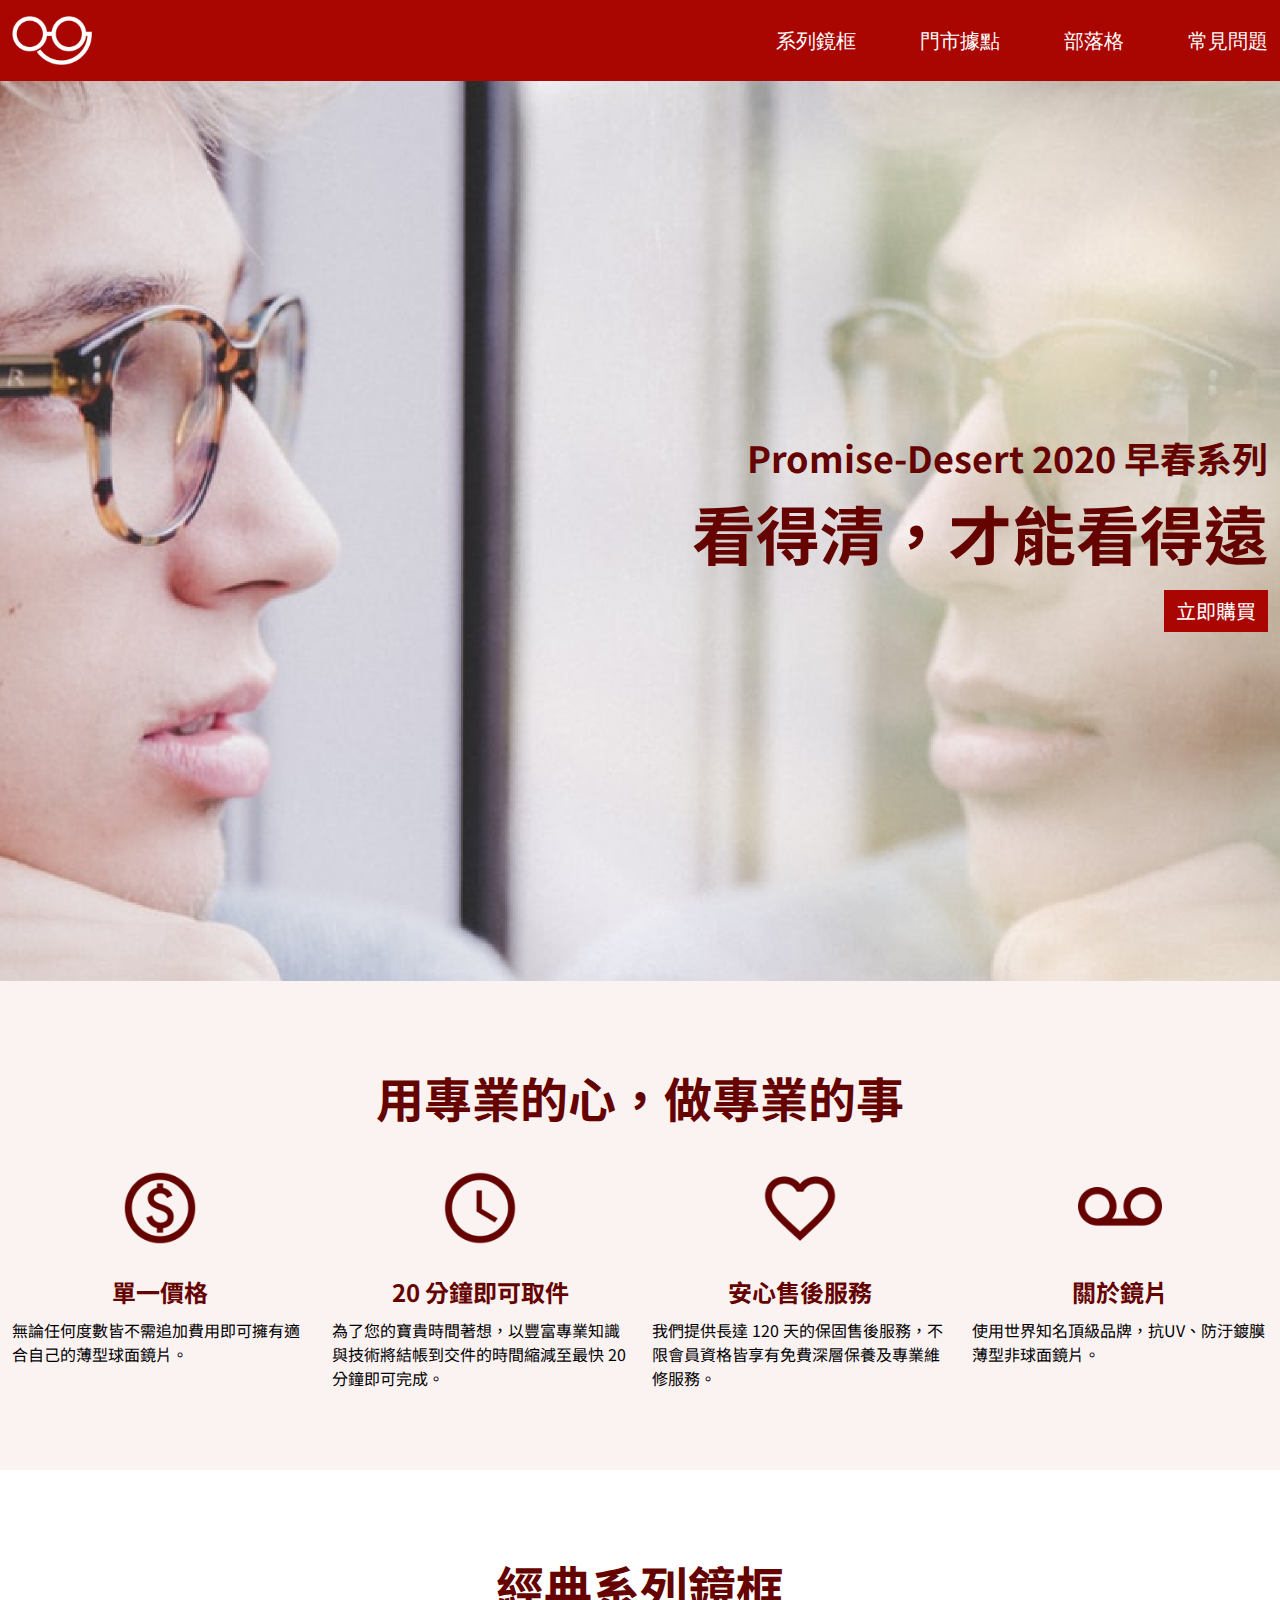
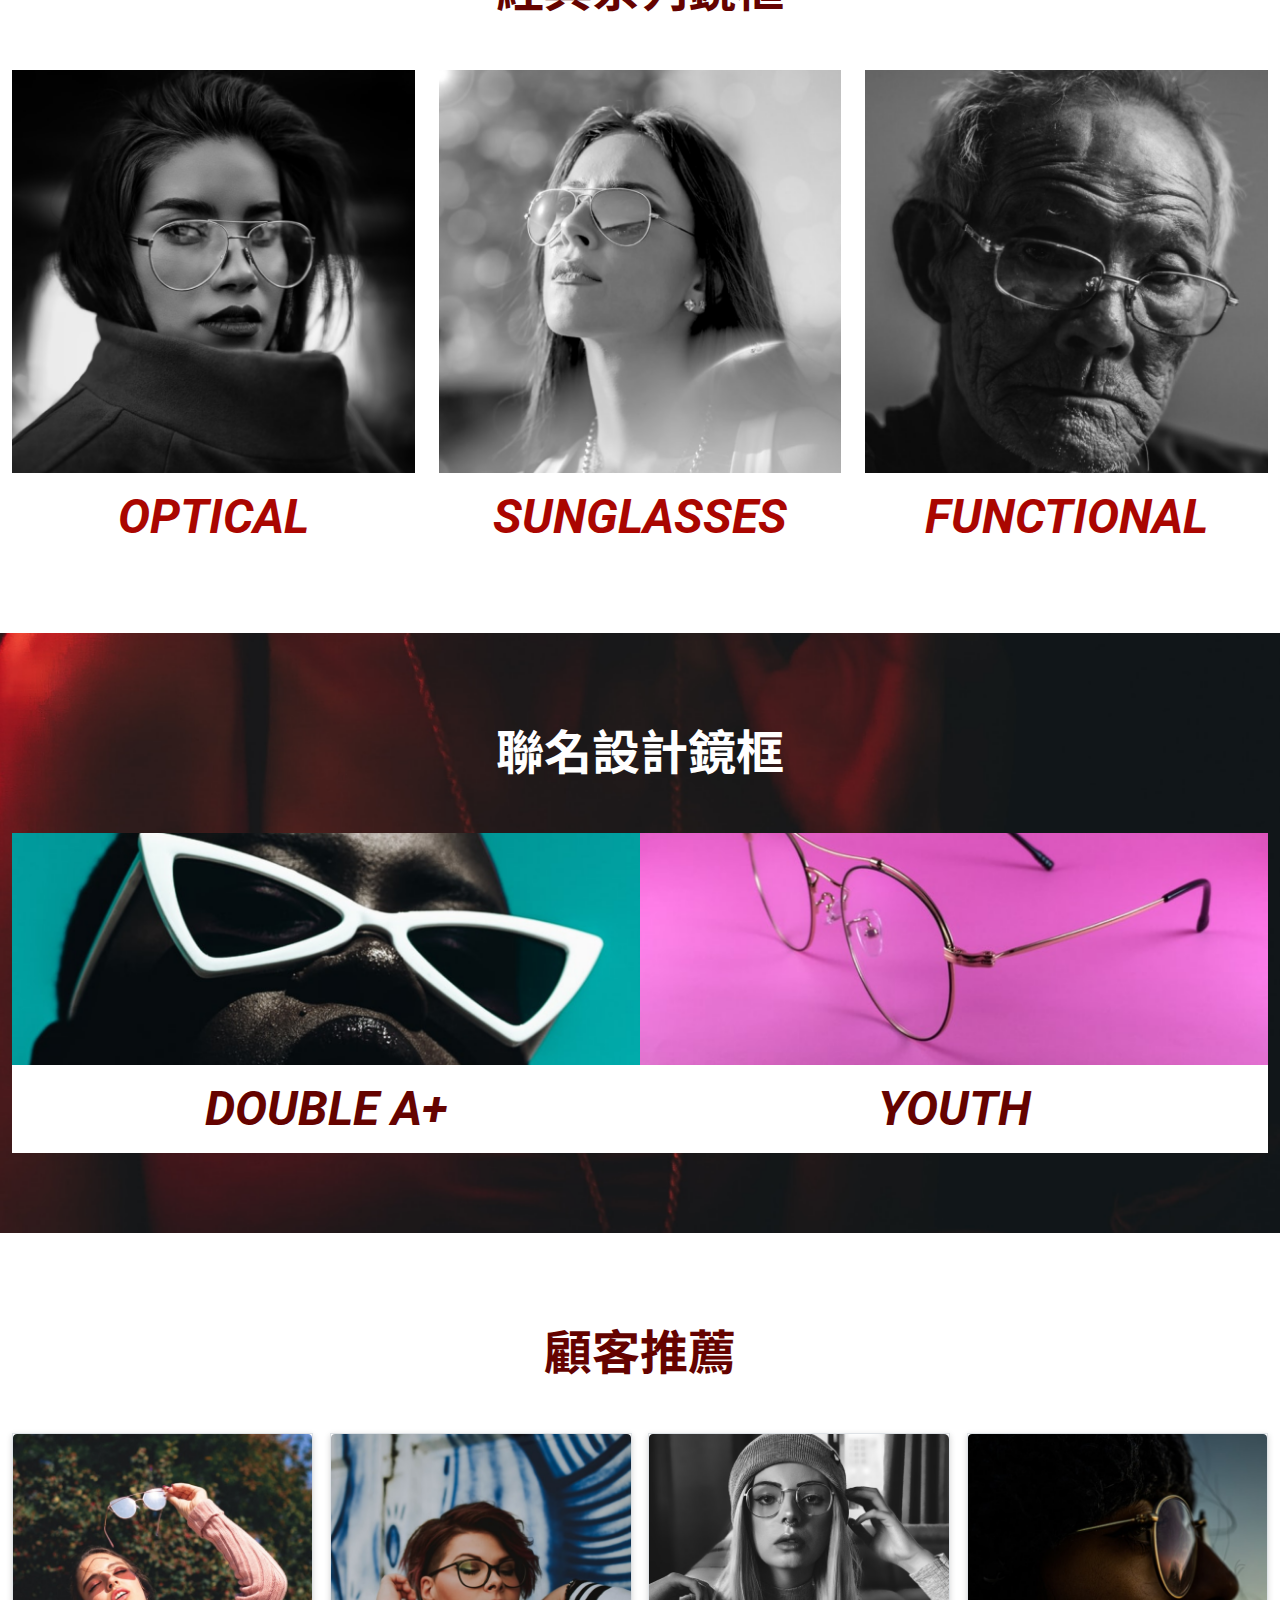
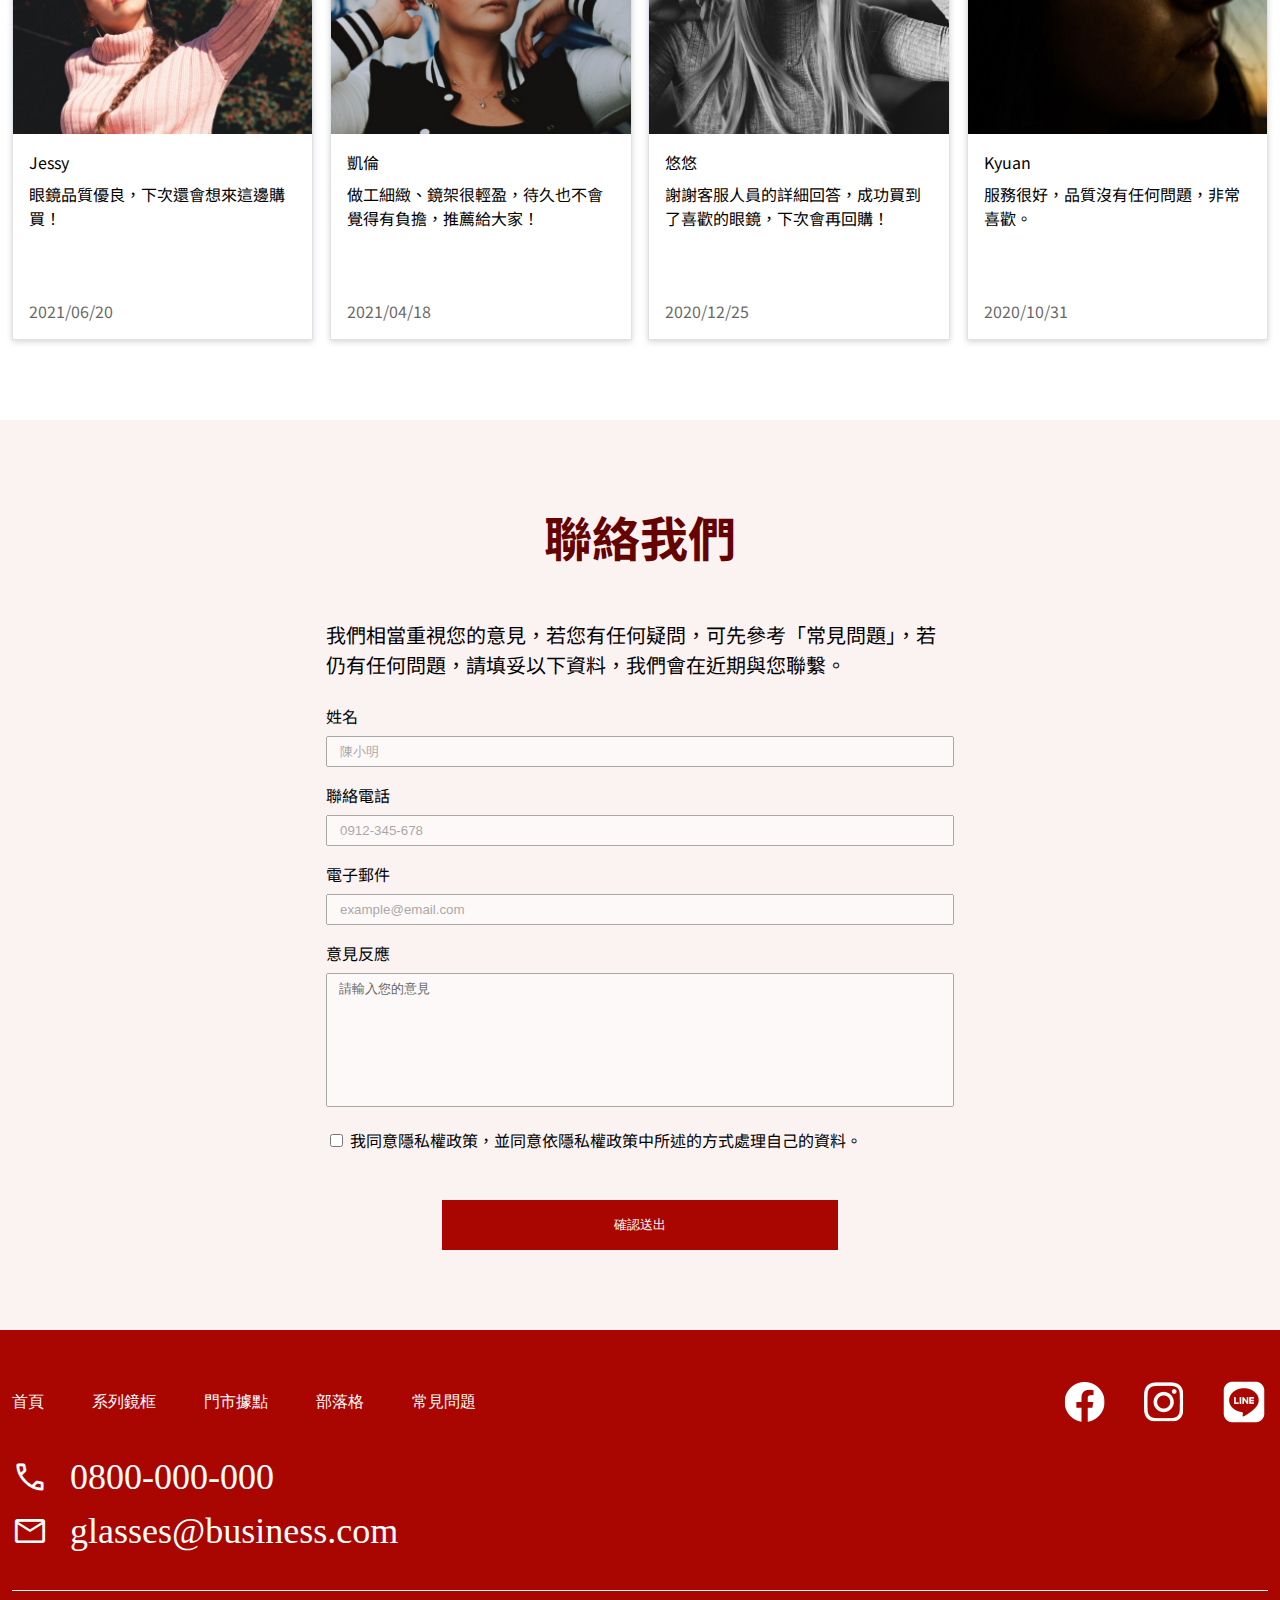
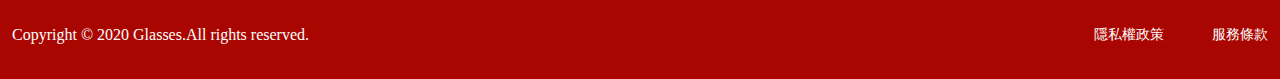
<file: index.html>
<!DOCTYPE html>
<html lang="en">

<head>
  <meta charset="UTF-8">
  <meta name="viewport" content="width=device-width, initial-scale=1.0">
  <meta http-equiv="X-UA-Compatible" content="ie=edge">
  <title>首頁</title>
  <!-- --all CSS-- -->
  <link rel="stylesheet" href="./assets/style/all.css">
</head>

<body>
  <header class="header">
    <div class="header-item container">
      <h1 class="logo"><a href="./index.html">logo</a></h1>
      <ul class="navbar">
        <li><a href="#">系列鏡框</a></li>
        <li><a href="#">門市據點</a></li>
        <li><a href="#">部落格</a></li>
        <li><a href="./page2.html">常見問題</a></li>
      </ul>
    </div>
  </header>

  
<section class="home">
  <div class="container">
    <div class="home-item">
      <p>Promise-Desert 2020 早春系列</p>
      <p><span>看得清，才能看得遠</span></p>
      <a href="#">立即購買</a>
    </div>
  </div>
</section>

<section class="serve">
  <div class="container">
    <h2>用專業的心，做專業的事</h2>
    <ul>
      <li>
        <img src="./assets/images/home-section2-1.png" alt="" width="84px">
        <h3>單一價格</h3>
        <p>無論任何度數皆不需追加費用即可擁有適合自己的薄型球面鏡片。</p>
      </li>
      <li>
        <img src="./assets/images/home-section2-2.png" alt="" width="84px">
        <h3>20 分鐘即可取件</h3>
        <p>為了您的寶貴時間著想，以豐富專業知識與技術將結帳到交件的時間縮減至最快 20 分鐘即可完成。</p>
      </li>
      <li>
        <img src="./assets/images/home-section2-3.png" alt="" width="84px">
        <h3>安心售後服務</h3>
        <p>我們提供長達 120 天的保固售後服務，不限會員資格皆享有免費深層保養及專業維修服務。</p>
      </li>
      <li>
        <img src="./assets/images/home-sectioin2-4.png" alt="" width="84px">
        <h3>關於鏡片</h3>
        <p>使用世界知名頂級品牌，抗UV、防汙鍍膜薄型非球面鏡片。</p>
      </li>
    </ul>
  </div>
</section>

<section class="classic">
  <div class="container">
    <h2>經典系列鏡框</h2>
    <ul>
      <li>
        <img src="./assets/images/home-section3-1.png" alt="">
        <p>OPTICAL</p>
      </li>
      <li>
        <img src="./assets/images/home-section3-2.png" alt="">
        <p>SUNGLASSES</p>
      </li>
      <li>
        <img src="./assets/images/home-section3-3.png" alt="">
        <p>FUNCTIONAL</p>
      </li>
    </ul>
  </div>
</section>

<section class="design">
  <div class="container">
    <h2>聯名設計鏡框</h2>
    <ul>
      <li>
        <img src="./assets/images/home-section4-1.png" alt="" width="648px">
        <p><span>DOUBLE A+</span></p>
      </li>
      <li>
        <img src="./assets/images/home-section4-2.png" alt="" width="648px">
        <p><span>YOUTH</span></p>
      </li>
    </ul>
  </div>
</section>

<section class="recommend">
  <div class="container">
    <h2>顧客推薦</h2>
    <ul>
      <li>
        <img src="./assets/images/home-section5-1.png" alt="">
        <div class="card">
          <div class="item">
            <p>Jessy</p>
            <p>眼鏡品質優良，下次還會想來這邊購買！</p>
          </div>
          <time>2021/06/20</time>
        </div>
      </li>
      <li>
        <img src="./assets/images/home-section5-2.png" alt="">
        <div class="card">
          <div class="item">
            <p>凱倫</p>
            <p>做工細緻、鏡架很輕盈，待久也不會覺得有負擔，推薦給大家！</p>
          </div>
          <time>2021/04/18</time>
        </div>
      </li>
      <li>
        <img src="./assets/images/home-section5-3.png" alt="">
        <div class="card">
          <div class="item">
            <p>悠悠</p>
            <p>謝謝客服人員的詳細回答，成功買到了喜歡的眼鏡，下次會再回購！</p>
          </div>
          <time>2020/12/25</time>
        </div>
      </li>
      <li>
        <img src="./assets/images/home-section5-4.png" alt="">
        <div class="card">
          <div class="item">
            <p>Kyuan</p>
            <p>服務很好，品質沒有任何問題，非常喜歡。</p>
          </div>
          <time>2020/10/31</time>
        </div>
      </li>
    </ul>
  </div>
</section>

<section class="contract">
  <div class="container">
    <div class="box">
      <h2>聯絡我們</h2>
      <p>我們相當重視您的意見，若您有任何疑問，可先參考「常見問題」，若仍有任何問題，請填妥以下資料，我們會在近期與您聯繫。</p>
      <form action="index.html">
        <label for="name">姓名</label>
        <input class="style" type="text" name="name" id="name" placeholder="陳小明">
        <label for="tel">聯絡電話</label>
        <input class="style"  type="text" name="tel" id="tel" placeholder="0912-345-678">
        <label for="mail">電子郵件</label>
        <input class="style"  type="text" name="mail" id="mail" placeholder="example@email.com">
        <label for="opinion">意見反應</label>
        <textarea class="style"  name="opinion" rows="8" id="opinion">請輸入您的意見</textarea>
        <input type="checkbox" id="agree">
        <label for="agree" class="agree">我同意隱私權政策，並同意依隱私權政策中所述的方式處理自己的資料。</label>
        <input class="button" type="button" value="確認送出">
      </form>
    </div>
  </div>
  
</section>

  <footer>
    <div class="container">
      <div class="footer-item">
        <div class="social">
          <ul class="navbar">
            <li><a href="./index.html">首頁</a></li>
            <li><a href="#">系列鏡框</a></li>
            <li><a href="#">門市據點</a></li>
            <li><a href="#">部落格</a></li>
            <li><a href="./page2.html">常見問題</a></li>
          </ul>
          <ul class="icon">
            <li><a href="#"><img src="./assets/images/ic-social-fb.png" alt="fb" width="48px"></a></li>
            <li><a href="#"><img src="./assets/images/ic_social_ig.png" alt="ig" width="48px"></a></li>
            <li><a href="#"><img src="./assets/images/ic_social_line.png" alt="line" width="48px"></a></li>
          </ul>
        </div>
        <ul class="message">
          <li><span class="material-symbols-outlined">call</span><a href="tel:+0800-000-000">0800-000-000</a></li>
          <li><span class="material-symbols-outlined">mail</span><a href="mailto:glasses@business.com">glasses@business.com</a></li>
        </ul>
      </div>
      <div class="policy">
        <p>Copyright © 2020 Glasses.All rights reserved.</p>
        <ul>
          <li><a href="#">隱私權政策</a></li>
          <li><a href="#">服務條款</a></li>
        </ul>
      </div>
    </div>
  </footer>

  <script src="./assets/js/vendors.js"></script>
  <script src="./assets/js/all.js"></script>
</body>

</html>
</file>
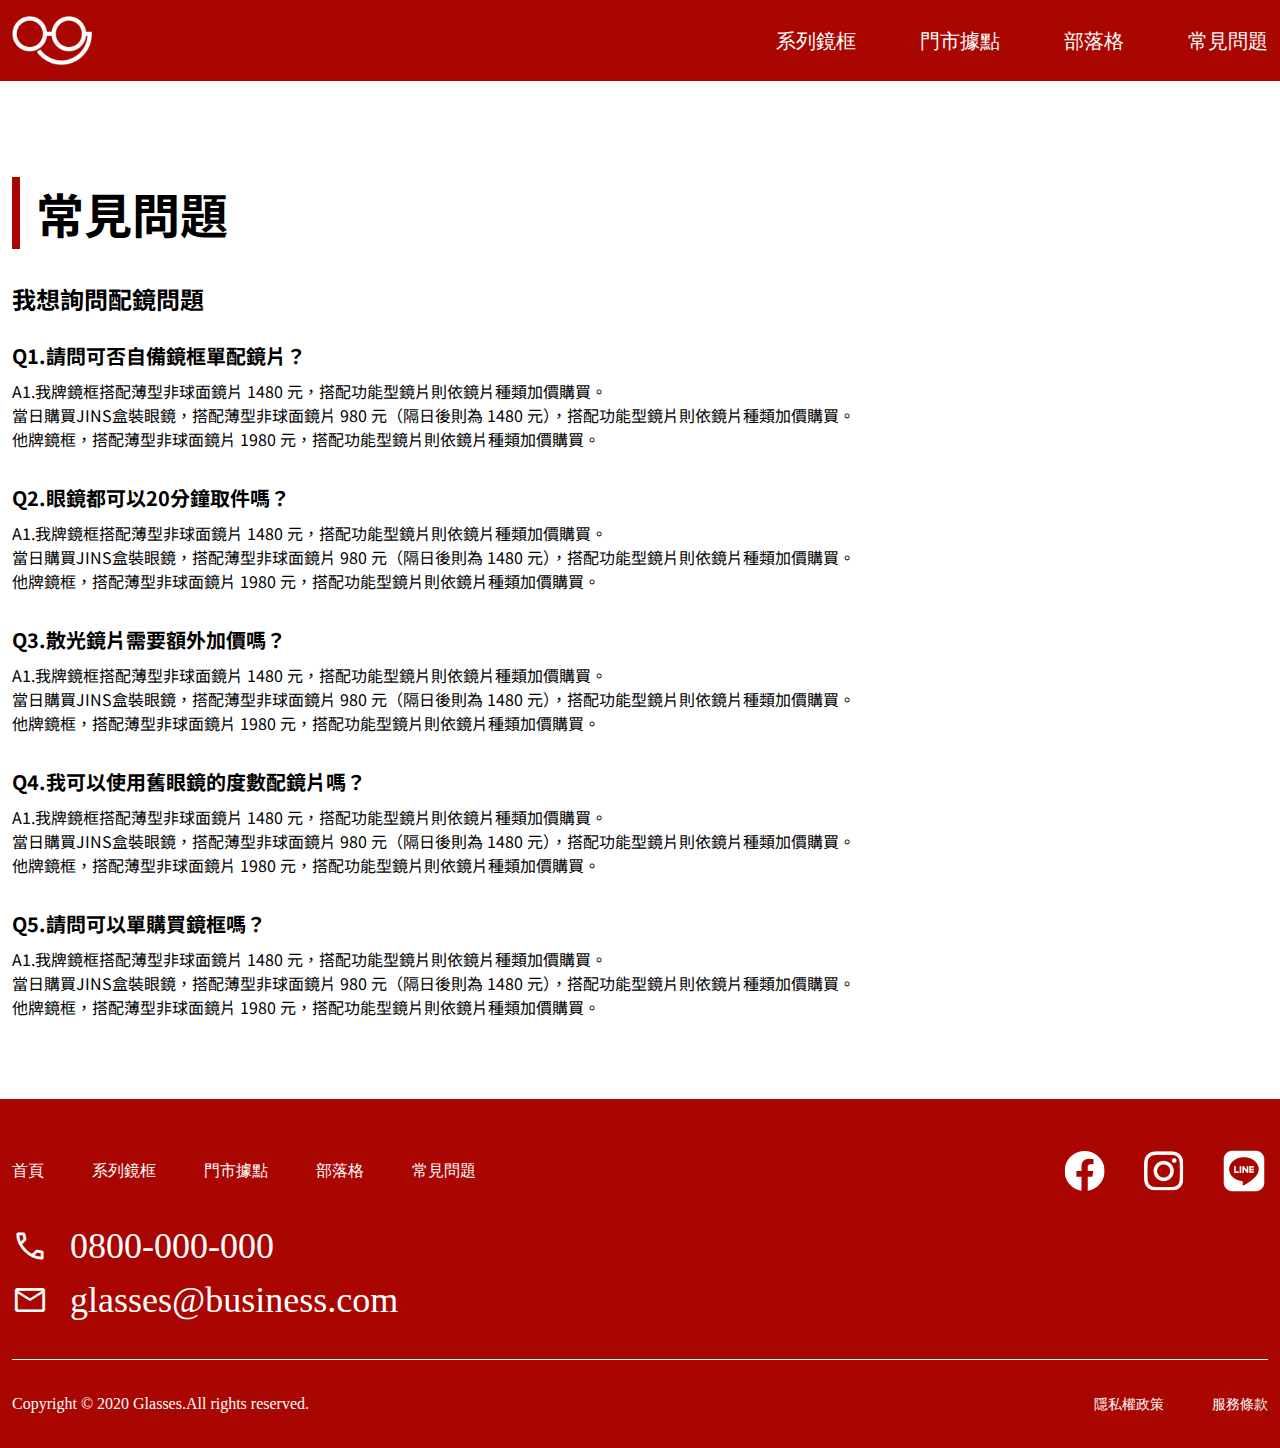
<file: page2.html>
<!DOCTYPE html>
<html lang="en">

<head>
  <meta charset="UTF-8">
  <meta name="viewport" content="width=device-width, initial-scale=1.0">
  <meta http-equiv="X-UA-Compatible" content="ie=edge">
  <title>常見問題</title>
  <!-- --all CSS-- -->
  <link rel="stylesheet" href="./assets/style/all.css">
</head>

<body>
  <header class="header">
    <div class="header-item container">
      <h1 class="logo"><a href="./index.html">logo</a></h1>
      <ul class="navbar">
        <li><a href="#">系列鏡框</a></li>
        <li><a href="#">門市據點</a></li>
        <li><a href="#">部落格</a></li>
        <li><a href="./page2.html">常見問題</a></li>
      </ul>
    </div>
  </header>

  
<section class="faq">
  <div class="container">
    <h2>常見問題</h2>
    <h3>我想詢問配鏡問題</h3>
    <ul class="faq-list">
      <li>
        <h4>Q1.請問可否自備鏡框單配鏡片？</h4>
        <p>A1.我牌鏡框搭配薄型非球面鏡片 1480 元，搭配功能型鏡片則依鏡片種類加價購買。<br> 當日購買JINS盒裝眼鏡，搭配薄型非球面鏡片 980 元（隔日後則為 1480 元），搭配功能型鏡片則依鏡片種類加價購買。<br> 他牌鏡框，搭配薄型非球面鏡片 1980 元，搭配功能型鏡片則依鏡片種類加價購買。</p>
      </li>
      <li>
        <h4>Q2.眼鏡都可以20分鐘取件嗎？</h4>
        <p>A1.我牌鏡框搭配薄型非球面鏡片 1480 元，搭配功能型鏡片則依鏡片種類加價購買。<br> 當日購買JINS盒裝眼鏡，搭配薄型非球面鏡片 980 元（隔日後則為 1480 元），搭配功能型鏡片則依鏡片種類加價購買。<br> 他牌鏡框，搭配薄型非球面鏡片 1980 元，搭配功能型鏡片則依鏡片種類加價購買。</p>
      </li>
      <li>
        <h4>Q3.散光鏡片需要額外加價嗎？</h4>
        <p>A1.我牌鏡框搭配薄型非球面鏡片 1480 元，搭配功能型鏡片則依鏡片種類加價購買。<br> 當日購買JINS盒裝眼鏡，搭配薄型非球面鏡片 980 元（隔日後則為 1480 元），搭配功能型鏡片則依鏡片種類加價購買。<br> 他牌鏡框，搭配薄型非球面鏡片 1980 元，搭配功能型鏡片則依鏡片種類加價購買。</p>
      </li>
      <li>
        <h4>Q4.我可以使用舊眼鏡的度數配鏡片嗎？</h4>
        <p>A1.我牌鏡框搭配薄型非球面鏡片 1480 元，搭配功能型鏡片則依鏡片種類加價購買。<br> 當日購買JINS盒裝眼鏡，搭配薄型非球面鏡片 980 元（隔日後則為 1480 元），搭配功能型鏡片則依鏡片種類加價購買。<br> 他牌鏡框，搭配薄型非球面鏡片 1980 元，搭配功能型鏡片則依鏡片種類加價購買。</p>
      </li>
      <li>
        <h4>Q5.請問可以單購買鏡框嗎？</h4>
        <p>A1.我牌鏡框搭配薄型非球面鏡片 1480 元，搭配功能型鏡片則依鏡片種類加價購買。<br> 當日購買JINS盒裝眼鏡，搭配薄型非球面鏡片 980 元（隔日後則為 1480 元），搭配功能型鏡片則依鏡片種類加價購買。<br> 他牌鏡框，搭配薄型非球面鏡片 1980 元，搭配功能型鏡片則依鏡片種類加價購買。</p>
      </li>
    </ul>
  </div>
</section>

  <footer>
    <div class="container">
      <div class="footer-item">
        <div class="social">
          <ul class="navbar">
            <li><a href="./index.html">首頁</a></li>
            <li><a href="#">系列鏡框</a></li>
            <li><a href="#">門市據點</a></li>
            <li><a href="#">部落格</a></li>
            <li><a href="./page2.html">常見問題</a></li>
          </ul>
          <ul class="icon">
            <li><a href="#"><img src="./assets/images/ic-social-fb.png" alt="fb" width="48px"></a></li>
            <li><a href="#"><img src="./assets/images/ic_social_ig.png" alt="ig" width="48px"></a></li>
            <li><a href="#"><img src="./assets/images/ic_social_line.png" alt="line" width="48px"></a></li>
          </ul>
        </div>
        <ul class="message">
          <li><span class="material-symbols-outlined">call</span><a href="tel:+0800-000-000">0800-000-000</a></li>
          <li><span class="material-symbols-outlined">mail</span><a href="mailto:glasses@business.com">glasses@business.com</a></li>
        </ul>
      </div>
      <div class="policy">
        <p>Copyright © 2020 Glasses.All rights reserved.</p>
        <ul>
          <li><a href="#">隱私權政策</a></li>
          <li><a href="#">服務條款</a></li>
        </ul>
      </div>
    </div>
  </footer>

  <script src="./assets/js/vendors.js"></script>
  <script src="./assets/js/all.js"></script>
</body>

</html>
</file>
<file: assets/style/all.css>
@import url("https://fonts.googleapis.com/css2?family=Noto+Sans+TC:wght@400;500;700&family=Roboto:ital,wght@0,400;0,500;0,700;1,400;1,500;1,700&display=swap");
@import url("https://fonts.googleapis.com/css2?family=Material+Symbols+Outlined:opsz,wght,FILL,GRAD@48,400,0,0");
/* http://meyerweb.com/eric/tools/css/reset/ 
   v2.0 | 20110126
   License: none (public domain)
*/
html, body, div, span, applet, object, iframe,
h1, h2, h3, h4, h5, h6, p, blockquote, pre,
a, abbr, acronym, address, big, cite, code,
del, dfn, em, img, ins, kbd, q, s, samp,
small, strike, strong, sub, sup, tt, var,
b, u, i, center,
dl, dt, dd, ol, ul, li,
fieldset, form, label, legend,
table, caption, tbody, tfoot, thead, tr, th, td,
article, aside, canvas, details, embed,
figure, figcaption, footer, header, hgroup,
menu, nav, output, ruby, section, summary,
time, mark, audio, video {
  margin: 0;
  padding: 0;
  border: 0;
  font-size: 100%;
  font: inherit;
  vertical-align: baseline; }

/* HTML5 display-role reset for older browsers */
article, aside, details, figcaption, figure,
footer, header, hgroup, menu, nav, section {
  display: block; }

body {
  line-height: 1; }

ol, ul {
  list-style: none; }

blockquote, q {
  quotes: none; }

blockquote:before, blockquote:after,
q:before, q:after {
  content: '';
  content: none; }

table {
  border-collapse: collapse;
  border-spacing: 0; }

*, *::before, *::after {
  -webkit-box-sizing: border-box;
          box-sizing: border-box; }

img {
  vertical-align: middle;
  max-width: 100%;
  height: auto; }

body {
  line-height: 1.5;
  font-family: 'Roboto', 'Noto Sans Tc' sans-serif; }

a {
  text-decoration: none;
  display: block;
  color: #fff; }

.container {
  max-width: 1320px;
  margin: 0 auto;
  padding: 0 12px; }
  @media (max-width: 992px) {
    .container {
      max-width: 720px; } }
  @media (max-width: 640px) {
    .container {
      max-width: 100%; } }

header {
  background: #AA0601; }
  header .header-item {
    display: -webkit-box;
    display: -ms-flexbox;
    display: flex;
    -webkit-box-pack: justify;
        -ms-flex-pack: justify;
            justify-content: space-between;
    -webkit-box-align: center;
        -ms-flex-align: center;
            align-items: center; }
    @media (max-width: 640px) {
      header .header-item {
        -webkit-box-orient: vertical;
        -webkit-box-direction: normal;
            -ms-flex-direction: column;
                flex-direction: column;
        padding: 0; } }
  header .logo a {
    background: url(../images/logo-white.png) no-repeat center;
    background-size: contain;
    width: 80px;
    height: 49px;
    margin: 16px 0;
    text-indent: 101%;
    white-space: nowrap;
    overflow: hidden; }
  header .navbar {
    display: -webkit-box;
    display: -ms-flexbox;
    display: flex;
    margin: 0 -12px; }
    @media (max-width: 640px) {
      header .navbar {
        width: 100%;
        -ms-flex-wrap: wrap;
            flex-wrap: wrap; }
        header .navbar li {
          width: 50%;
          text-align: center; } }
    header .navbar li {
      padding: 0 12px; }
      @media (max-width: 640px) {
        header .navbar li {
          padding: 0; } }
    header .navbar a {
      font-size: 20px;
      margin-left: 40px;
      -webkit-transition: all 0.5s;
      -o-transition: all 0.5s;
      transition: all 0.5s; }
      header .navbar a:hover {
        background: #fff;
        color: #AA0601;
        font-weight: 700;
        border-radius: 10px;
        -webkit-transform: translateY(-5px);
            -ms-transform: translateY(-5px);
                transform: translateY(-5px); }
      @media (max-width: 640px) {
        header .navbar a {
          padding: 12px 0;
          margin: 0;
          border: 1px solid #fff; } }

footer {
  background: #AA0601;
  padding-top: 48px; }
  @media (max-width: 640px) {
    footer {
      padding-top: 24px; } }
  @media (max-width: 640px) {
    footer .container {
      padding: 0 12px; } }
  footer .footer-item {
    border-bottom: 1px solid #fff; }
    @media (max-width: 640px) {
      footer .footer-item {
        display: -webkit-box;
        display: -ms-flexbox;
        display: flex;
        -webkit-box-orient: horizontal;
        -webkit-box-direction: reverse;
            -ms-flex-direction: row-reverse;
                flex-direction: row-reverse;
        -webkit-box-pack: justify;
            -ms-flex-pack: justify;
                justify-content: space-between;
        -webkit-box-align: start;
            -ms-flex-align: start;
                align-items: flex-start; } }
  footer .social {
    display: -webkit-box;
    display: -ms-flexbox;
    display: flex;
    -webkit-box-pack: justify;
        -ms-flex-pack: justify;
            justify-content: space-between;
    -webkit-box-align: center;
        -ms-flex-align: center;
            align-items: center; }
  footer .navbar {
    display: -webkit-box;
    display: -ms-flexbox;
    display: flex; }
    footer .navbar li {
      margin-right: 48px; }
      footer .navbar li:nth-child(5) {
        margin: 0; }
    footer .navbar a {
      -webkit-transition: all 0.5s;
      -o-transition: all 0.5s;
      transition: all 0.5s; }
      footer .navbar a:hover {
        background: #fff;
        color: #AA0601;
        font-weight: 700;
        border-radius: 10px;
        -webkit-transform: translateY(-5px);
            -ms-transform: translateY(-5px);
                transform: translateY(-5px); }
    @media (max-width: 640px) {
      footer .navbar {
        display: none; } }
  footer .icon {
    display: -webkit-box;
    display: -ms-flexbox;
    display: flex; }
    footer .icon li {
      margin-left: 32px; }
      footer .icon li:nth-child(1) {
        margin: 0; }
      @media (max-width: 992px) {
        footer .icon li {
          margin-left: 16px; } }
    footer .icon a:hover {
      opacity: 0.7; }
    @media (max-width: 992px) {
      footer .icon img {
        width: 40px; } }
    @media (max-width: 640px) {
      footer .icon img {
        width: 24px; } }
  footer .message {
    padding: 24px 0 32px 0; }
    @media (max-width: 640px) {
      footer .message {
        padding: 0 0 24px 0; } }
    footer .message li {
      display: -webkit-box;
      display: -ms-flexbox;
      display: flex;
      -webkit-box-align: center;
          -ms-flex-align: center;
              align-items: center;
      font-size: 36px; }
      @media (max-width: 640px) {
        footer .message li {
          font-size: 16px; } }
    footer .message span {
      color: #fff;
      font-size: 36px;
      margin-right: 22px; }
      @media (max-width: 640px) {
        footer .message span {
          font-size: 18px;
          margin-right: 11px; } }
    footer .message a:hover {
      opacity: 0.7; }

.policy {
  padding: 32px 0;
  display: -webkit-box;
  display: -ms-flexbox;
  display: flex;
  -webkit-box-pack: justify;
      -ms-flex-pack: justify;
          justify-content: space-between;
  -webkit-box-align: center;
      -ms-flex-align: center;
          align-items: center; }
  @media (max-width: 640px) {
    .policy {
      -webkit-box-orient: vertical;
      -webkit-box-direction: normal;
          -ms-flex-direction: column;
              flex-direction: column;
      -webkit-box-align: start;
          -ms-flex-align: start;
              align-items: start;
      padding: 16px 0 24px 0; } }
  .policy p {
    color: #fff; }
    @media (max-width: 640px) {
      .policy p {
        margin-bottom: 8px; } }
  .policy ul {
    display: -webkit-box;
    display: -ms-flexbox;
    display: flex; }
    @media (max-width: 640px) {
      .policy ul {
        -webkit-box-orient: vertical;
        -webkit-box-direction: normal;
            -ms-flex-direction: column;
                flex-direction: column; } }
    .policy ul li {
      font-size: 14px;
      margin-left: 48px; }
      @media (max-width: 640px) {
        .policy ul li {
          margin: 0; }
          .policy ul li:nth-child(1) {
            margin-bottom: 8px; } }
  .policy a:hover {
    opacity: 0.7; }

.home {
  background: url(../images/home-header.png) no-repeat center;
  background-size: cover;
  height: 100vh;
  font-family: 'Noto Sans Tc';
  text-align: right; }
  .home .container {
    height: 100%;
    display: -webkit-box;
    display: -ms-flexbox;
    display: flex;
    -webkit-box-align: center;
        -ms-flex-align: center;
            align-items: center;
    -webkit-box-pack: end;
        -ms-flex-pack: end;
            justify-content: flex-end; }
  .home p {
    font-size: 36px;
    color: #650300;
    font-weight: 700; }
    @media (max-width: 640px) {
      .home p {
        font-size: 16px;
        font-weight: 500; } }
  .home span {
    font-size: 64px; }
    @media (max-width: 640px) {
      .home span {
        font-size: 24px;
        font-weight: 700; } }
  .home a {
    display: inline-block;
    background: #AA0601;
    color: #fff;
    font-size: 20px;
    border: 0px;
    padding: 6px 12px;
    margin-top: 10px; }
    .home a:hover {
      opacity: 0.7; }

.serve {
  background: #FBF2F2;
  text-align: center;
  padding: 80px 0;
  font-family: 'Noto Sans Tc'; }
  @media (max-width: 640px) {
    .serve {
      padding: 40px 0; } }
  .serve h2 {
    font-size: 48px;
    color: #650300;
    font-weight: 700;
    margin-bottom: 33px; }
    @media (max-width: 640px) {
      .serve h2 {
        font-size: 24px; } }
  .serve ul {
    display: -webkit-box;
    display: -ms-flexbox;
    display: flex;
    margin: 0 -12px; }
    @media (max-width: 992px) {
      .serve ul {
        width: 100%;
        -ms-flex-wrap: wrap;
            flex-wrap: wrap;
        margin: 0; } }
  .serve li {
    width: 25%;
    padding: 0 12px; }
    @media (max-width: 992px) {
      .serve li {
        width: 50%; } }
    @media (max-width: 640px) {
      .serve li {
        width: 100%;
        margin-top: 33px; }
        .serve li:nth-child(1) {
          margin: 0; } }
    .serve li h3 {
      font-size: 24px;
      color: #650300;
      font-weight: 700;
      margin: 24px 0 8px 0; }
    .serve li p {
      text-align: left; }

.classic {
  padding: 80px 0;
  text-align: center; }
  @media (max-width: 640px) {
    .classic {
      padding: 40px 0; } }
  .classic h2 {
    font-family: 'Noto Sans Tc';
    font-size: 48px;
    color: #650300;
    font-weight: 700;
    margin-bottom: 48px; }
    @media (max-width: 640px) {
      .classic h2 {
        font-size: 24px;
        margin-bottom: 24px; } }
  .classic ul {
    display: -webkit-box;
    display: -ms-flexbox;
    display: flex;
    margin: 0 -12px; }
    @media (max-width: 992px) {
      .classic ul {
        -webkit-box-orient: vertical;
        -webkit-box-direction: normal;
            -ms-flex-direction: column;
                flex-direction: column;
        -webkit-box-align: center;
            -ms-flex-align: center;
                align-items: center; } }
    .classic ul li {
      padding: 0 12px; }
      @media (max-width: 992px) {
        .classic ul li {
          margin-bottom: 24px; }
          .classic ul li:nth-child(3) {
            margin: 0; } }
    .classic ul img {
      margin-bottom: 8px; }
      @media (max-width: 992px) {
        .classic ul img {
          width: 336px; } }
    .classic ul p {
      font-size: 48px;
      color: #AA0601;
      font-weight: 700;
      font-family: 'Roboto';
      font-style: italic; }

.design {
  background: url(../images/index-bg.png) no-repeat center;
  background-size: cover;
  padding: 80px 0; }
  @media (max-width: 992px) {
    .design {
      background: url(../images/index-bg-md.png); } }
  @media (max-width: 640px) {
    .design {
      background: url(../images/index-bg-sm.png);
      padding: 40px 0; } }
  .design h2 {
    font-size: 48px;
    color: #fff;
    font-weight: 700;
    font-family: 'Noto Sans Tc';
    text-align: center;
    margin-bottom: 48px; }
    @media (max-width: 640px) {
      .design h2 {
        font-size: 24px;
        margin-bottom: 24px; } }
  .design ul {
    display: -webkit-box;
    display: -ms-flexbox;
    display: flex; }
    @media (max-width: 992px) {
      .design ul {
        -webkit-box-orient: vertical;
        -webkit-box-direction: normal;
            -ms-flex-direction: column;
                flex-direction: column; }
        .design ul li:nth-child(1) {
          margin-bottom: 24px; }
        .design ul img {
          width: 100%; } }
    @media (max-width: 640px) {
      .design ul li:nth-child(1) img {
        content: url(../images/home-section4-1-sm.png); }
      .design ul li:nth-child(2) img {
        content: url(../images/home-section4-2-sm.png); } }
    .design ul p {
      background: #fff;
      text-align: center;
      padding: 8px 0; }
      .design ul p span {
        font-size: 48px;
        color: #650300;
        font-weight: 700;
        font-family: 'Roboto';
        font-style: italic; }

.recommend {
  padding: 80px 0; }
  @media (max-width: 640px) {
    .recommend {
      padding: 40px 0; } }
  .recommend h2 {
    font-size: 48px;
    font-weight: 700;
    color: #650300;
    font-family: 'Noto Sans Tc';
    text-align: center;
    margin-bottom: 48px; }
    @media (max-width: 640px) {
      .recommend h2 {
        font-size: 24px;
        margin-bottom: 24px; } }
  .recommend ul {
    display: -webkit-box;
    display: -ms-flexbox;
    display: flex;
    -webkit-box-pack: justify;
        -ms-flex-pack: justify;
            justify-content: space-between; }
    @media (max-width: 992px) {
      .recommend ul {
        width: 100%;
        -ms-flex-wrap: wrap;
            flex-wrap: wrap; } }
  .recommend li {
    width: 24%;
    font-family: 'Noto Sans Tc';
    border: 1px solid #DEE2E6;
    -webkit-box-shadow: 0px 2px 6px #00000029;
            box-shadow: 0px 2px 6px #00000029; }
    @media (max-width: 992px) {
      .recommend li {
        width: 49%; }
        .recommend li:nth-child(1), .recommend li:nth-child(2) {
          margin-bottom: 24px; } }
    @media (max-width: 640px) {
      .recommend li {
        width: 100%;
        margin-bottom: 16px !important; }
        .recommend li img {
          width: 766px; } }
  .recommend .card {
    padding: 16px;
    display: -webkit-box;
    display: -ms-flexbox;
    display: flex;
    -webkit-box-orient: vertical;
    -webkit-box-direction: normal;
        -ms-flex-direction: column;
            flex-direction: column;
    -webkit-box-pack: justify;
        -ms-flex-pack: justify;
            justify-content: space-between;
    height: 205px; }
  .recommend p {
    margin-bottom: 8px; }
  .recommend time {
    opacity: 0.6;
    display: block; }

.contract {
  background: #FBF2F2;
  padding: 80px 0;
  font-family: 'Noto Sans Tc'; }
  .contract .box {
    width: 50%;
    margin: 0 auto; }
    @media (max-width: 992px) {
      .contract .box {
        width: 100%; } }
    @media (max-width: 640px) {
      .contract .box {
        padding: 0 13px; } }
  .contract h2 {
    font-size: 48px;
    color: #650300;
    font-weight: 700;
    margin-bottom: 48px;
    text-align: center; }
    @media (max-width: 640px) {
      .contract h2 {
        font-size: 24px;
        margin-bottom: 24px; } }
  .contract p {
    font-size: 20px;
    margin-bottom: 24px; }
  .contract label {
    display: block;
    margin-bottom: 8px; }
  .contract .agree {
    display: inline; }
  .contract .style {
    padding: 6px 12px;
    width: 100%;
    margin-bottom: 16px;
    opacity: 0.6;
    resize: none; }
  .contract .button {
    display: block;
    margin: 0 auto;
    margin-top: 48px;
    background: #AA0601;
    color: #fff;
    border: 0px;
    width: 63%;
    padding: 16px 0; }
    .contract .button:hover {
      opacity: 0.7; }

.faq {
  padding: 96px 0 80px 0;
  font-family: 'Noto Sans Tc'; }
  @media (max-width: 992px) {
    .faq {
      padding: 80px 0; } }
  @media (max-width: 640px) {
    .faq {
      padding: 40px 0; } }
  .faq h2 {
    font-size: 48px;
    font-weight: 700;
    border-left: 8px solid #AA0601;
    padding-left: 16px;
    margin-bottom: 32px; }
    @media (max-width: 640px) {
      .faq h2 {
        font-size: 24px;
        margin-bottom: 24px; } }
  .faq h3 {
    font-size: 24px;
    font-weight: 700;
    margin-bottom: 24px; }
  .faq li {
    margin-bottom: 32px; }
    .faq li:nth-child(5) {
      margin: 0; }
    @media (max-width: 992px) {
      .faq li {
        max-width: 696px; } }
  .faq h4 {
    font-size: 20px;
    font-weight: 700;
    margin-bottom: 8px; }

/*# sourceMappingURL=all.css.map */
</file>
